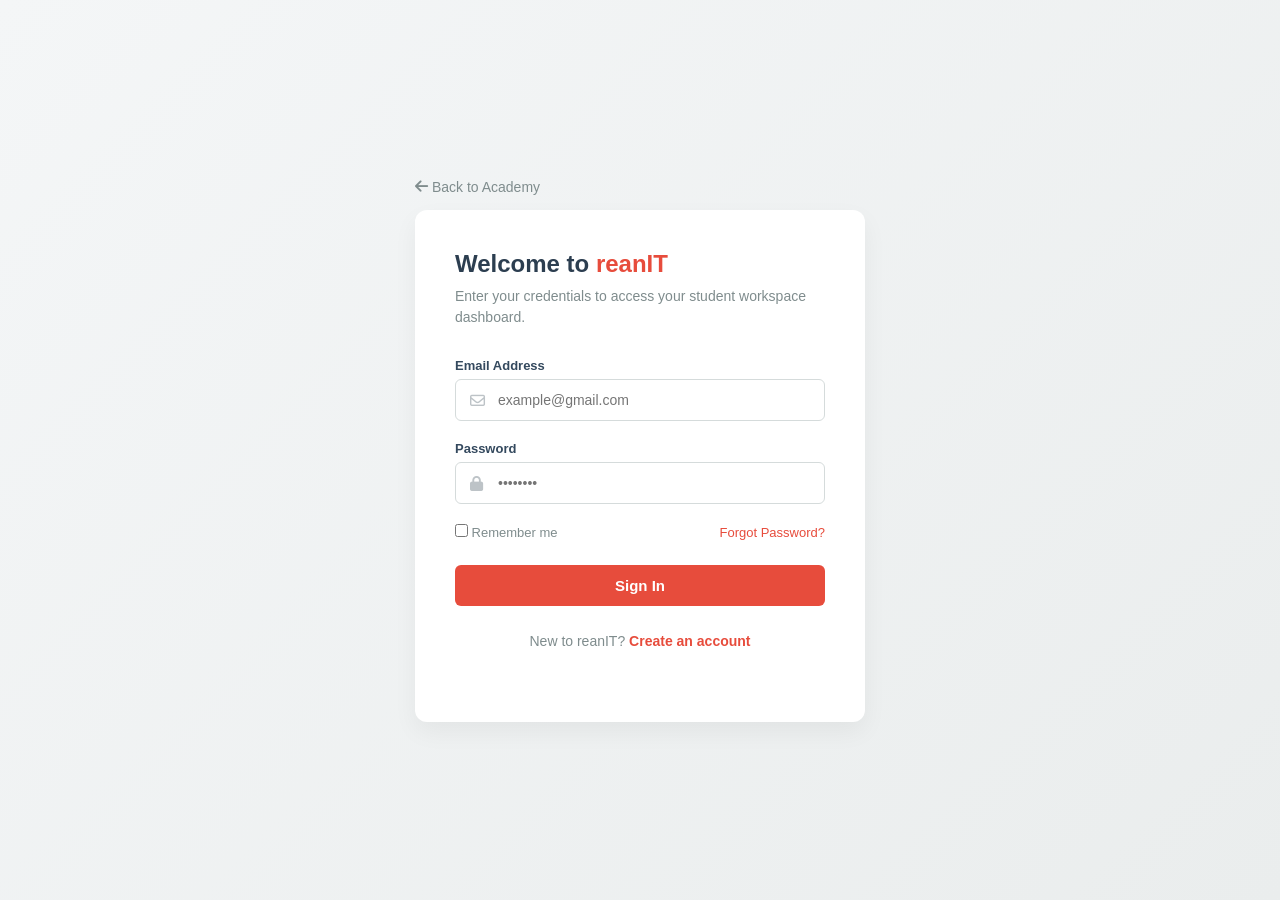
<file: login.html>
<!DOCTYPE html>
<html lang="en">
<head>
  <meta charset="UTF-8">
  <meta name="viewport" content="width=device-width, initial-scale=1.0">
  <title>Login - reanIT</title>
  <link rel="stylesheet" href="style.css">
  <link rel="stylesheet" href="https://cdnjs.cloudflare.com/ajax/libs/font-awesome/6.4.0/css/all.min.css">
</head>
<body class="login_body">

  <div class="login_container">
    <a href="index.html" class="back_home_link"><i class="fa-solid fa-arrow-left"></i> Back to Academy</a>
    
    <div class="login_box">
      <h2>Welcome to <span>reanIT</span></h2>
      <p>Enter your credentials to access your student workspace dashboard.</p>
      
      <form action="index.html" method="GET">
        <div class="input_group">
          <label for="email">Email Address</label>
          <div class="input_wrapper">
            <i class="fa-regular fa-envelope"></i>
            <input type="email" id="email" placeholder="example@gmail.com" required>
          </div>
        </div>
        
        <div class="input_group">
          <label for="password">Password</label>
          <div class="input_wrapper">
            <i class="fa-solid fa-lock"></i>
            <input type="password" id="password" placeholder="••••••••" required>
          </div>
        </div>
        
        <div class="form_options">
          <label><input type="checkbox"> Remember me</label>
          <a href="#" class="forgot_link">Forgot Password?</a>
        </div>
        
        <button type="submit" class="login_submit_btn">Sign In</button>
      </form>
      
      <p class="signup_redirect">New to reanIT? <a href="#">Create an account</a></p>
    </div>
  </div>

</body>
</html>
</file>
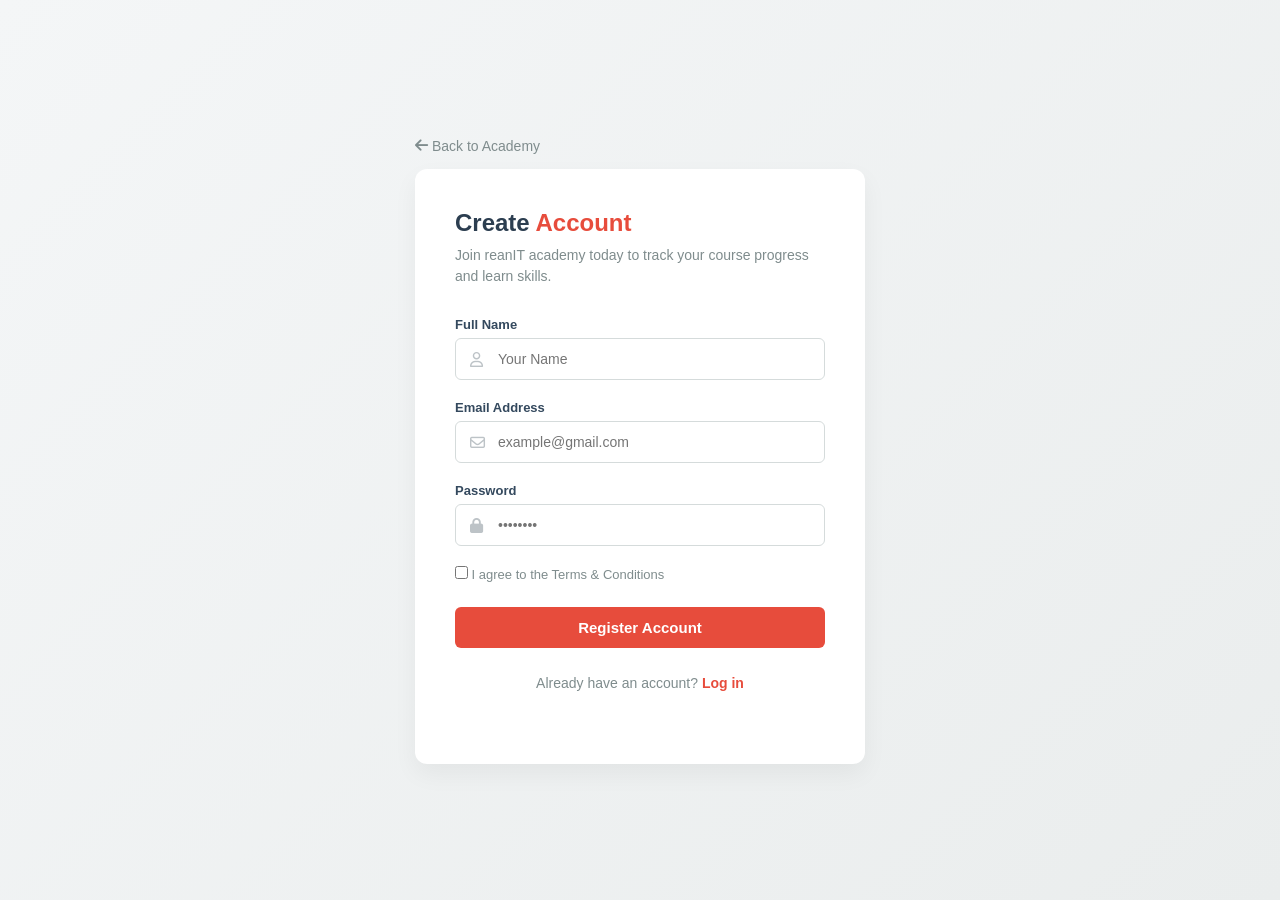
<file: signup.html>
<!doctype html>
<html lang="en">
  <head>
    <meta charset="UTF-8" />
    <meta name="viewport" content="width=device-width, initial-scale=1.0" />
    <title>Sign Up - reanIT</title>
    <link rel="stylesheet" href="style.css" />
    <link
      rel="stylesheet"
      href="https://cdnjs.cloudflare.com/ajax/libs/font-awesome/6.4.0/css/all.min.css"
    />
  </head>
  <body class="login_body">
    <div class="login_container">
      <a href="index.html" class="back_home_link"
        ><i class="fa-solid fa-arrow-left"></i> Back to Academy</a
      >

      <div class="login_box">
        <h2>Create <span>Account</span></h2>
        <p>
          Join reanIT academy today to track your course progress and learn
          skills.
        </p>

        <form action="login.html" method="GET">
          <div class="input_group">
            <label for="username">Full Name</label>
            <div class="input_wrapper">
              <i class="fa-regular fa-user"></i>
              <input
                type="text"
                id="username"
                placeholder="Your Name"
                required
              />
            </div>
          </div>

          <div class="input_group">
            <label for="email">Email Address</label>
            <div class="input_wrapper">
              <i class="fa-regular fa-envelope"></i>
              <input
                type="email"
                id="email"
                placeholder="example@gmail.com"
                required
              />
            </div>
          </div>

          <div class="input_group">
            <label for="password">Password</label>
            <div class="input_wrapper">
              <i class="fa-solid fa-lock"></i>
              <input
                type="password"
                id="password"
                placeholder="••••••••"
                required
              />
            </div>
          </div>

          <div class="form_options">
            <label
              ><input type="checkbox" required /> I agree to the Terms &
              Conditions</label
            >
          </div>

          <button type="submit" class="login_submit_btn">
            Register Account
          </button>
        </form>

        <p class="signup_redirect">
          Already have an account? <a href="login.html">Log in</a>
        </p>
      </div>
    </div>
  </body>
</html>
</file>
<file: style.css>
* {
  text-decoration: none;
  margin: 0;
  padding: 0;
  box-sizing: border-box;
  scroll-behavior: smooth;
}

.navbar {
  background-color: #2c3e50;
  padding: 15px 40px;
  position: sticky;
  top: 0;
  z-index: 1000;
  box-shadow: 0 2px 10px rgba(0, 0, 0, 0.1);
}

.navdiv {
  display: flex;
  justify-content: space-between;
  align-items: center;
  max-width: 1200px;
  margin: 0 auto;
}

.logo {
  font-size: 28px;
  font-weight: 700;
  color: #ffffff;
  font-family: "Khmer OS Muol Light", sans-serif;
  letter-spacing: 0.5px;
}

.navdiv ul {
  display: flex;
  align-items: center;
}

.navdiv li {
  list-style: none;
  margin-right: 25px;
}

.navdiv li a {
  color: #bdc3c7;
  font-size: 15px;
  font-weight: 500;
  font-family: "Khmer OS Siemreap", sans-serif;
  transition: color 0.2s ease;
}

.navdiv li a:hover {
  color: #ffffff;
  text-decoration: underline;
}

.nav_btn_item {
  list-style: none;
  margin-right: 0 !important; /* Prevents default list margin disruption */
}

.nav_btn_item a {
  display: inline-block;
  font-family: "Khmer OS Siemreap", sans-serif;
  font-weight: 600;
  font-size: 14px;
  padding: 8px 18px;
  border-radius: 6px;
  text-decoration: none !important;
  transition: all 0.2s ease;
}

.btn_login {
  background-color: transparent;
  color: #bdc3c7 ;
  margin-right: 5px;
}

.btn_login:hover {
  color: #ffffff;
  background-color: rgba(255, 255, 255, 0.05);
}

.btn_signup {
  background-color: #e74c3c;
  color: #ffffff;
}

.btn_signup:hover {
  background-color: #c0392b;
  transform: translateY(-2px);
}

.login_body {
  background: linear-gradient(135deg, #f4f6f7 0%, #eaeded 100%);
  min-height: 100vh;
  display: flex;
  justify-content: center;
  align-items: center;
  font-family: "Khmer OS Siemreap", sans-serif;
  padding: 20px;
}

.login_container {
  width: 100%;
  max-width: 450px;
}

.back_home_link {
  display: inline-block;
  color: #7f8c8d;
  text-decoration: none;
  font-size: 14px;
  margin-bottom: 15px;
  transition: color 0.2s;
}

.back_home_link:hover {
  color: #e74c3c;
}

.login_box {
  background: #ffffff;
  padding: 40px;
  border-radius: 12px;
  box-shadow: 0 10px 25px rgba(0, 0, 0, 0.05);
}

.login_box h2 {
  color: #2c3e50;
  font-size: 24px;
  margin-bottom: 8px;
  font-family: "Khmer OS Muol Light", sans-serif;
}

.login_box h2 span {
  color: #e74c3c;
}

.login_box p {
  color: #7f8c8d;
  font-size: 14px;
  line-height: 1.5;
  margin-bottom: 30px;
}

.input_group {
  margin-bottom: 20px;
}

.input_group label {
  display: block;
  font-size: 13px;
  color: #34495e;
  font-weight: 600;
  margin-bottom: 6px;
}

.input_wrapper {
  position: relative;
}

.input_wrapper i {
  position: absolute;
  left: 15px;
  top: 50%;
  transform: translateY(-50%);
  color: #bdc3c7;
}

.input_wrapper input {
  width: 100%;
  padding: 12px 15px 12px 42px;
  border: 1px solid #d5dbdb;
  border-radius: 6px;
  font-size: 14px;
  color: #2c3e50;
  outline: none;
  transition: border-color 0.2s;
}

.input_wrapper input:focus {
  border-color: #e74c3c;
}

.form_options {
  display: flex;
  justify-content: space-between;
  align-items: center;
  font-size: 13px;
  color: #7f8c8d;
  margin-bottom: 25px;
}

.forgot_link {
  color: #e74c3c;
  text-decoration: none;
}

.login_submit_btn {
  width: 100%;
  background-color: #e74c3c;
  color: #ffffff;
  padding: 12px;
  border: none;
  border-radius: 6px;
  font-size: 15px;
  font-weight: bold;
  cursor: pointer;
  transition: background 0.2s;
}

.login_submit_btn:hover {
  background-color: #c0392b;
}

.signup_redirect {
  text-align: center;
  margin-top: 25px;
  font-size: 13px;
}

.signup_redirect a {
  color: #e74c3c;
  text-decoration: none;
  font-weight: bold;
}

.hero h1 {
  color: white;
  font-size: 40px;
  font-family: kher os moul light;
}

.hero p {
  color: white;
  font-size: 12px;
}

.hero button {
  background-color: rgb(203, 145, 35);
  border-radius: 5px;
  border: none;
  cursor: pointer;
  font-size: 18px;
}

.hero {
  background-color: #1a252f;
  width: 100%;
  min-height: 400px;
  padding-top: 50px;
  padding-bottom: 50px;
  display: flex;
  flex-direction: column;
  justify-content: center;
  align-items: center;
  text-align: center;
}

.hero h1 {
  color: #ffffff;
  font-size: 45px;
  font-family: "Khmer OS Muol Light", sans-serif;
  margin-bottom: 20px;
}

.hero p {
  color: #bdc3c7;
  font-size: 16px;
  font-family: "Khmer OS Siemreap", sans-serif;
  max-width: 600px;
  margin-bottom: 35px;
}

.hero button {
  background-color: #e67e22;
  color: white;
  font-weight: bold;
  font-family: "Khmer OS Battambang", sans-serif;
  font-size: 16px;
  padding: 12px 28px;
  border-radius: 5px;
  border: none;
  cursor: pointer;
}

.hero button:hover {
  background-color: #d35400;
  transform: translateY(-2px);
}

.courses_section {
  background-color: #ffffff;
  text-align: center;
  font-family: "Khmer OS Muol Light", sans-serif;
  margin-bottom: 40px;
}

.section_title {
  font-size: 32px;
  color: #2c3e50;
  margin-bottom: 40px;
  margin-top: 20px;
}

.courses_container {
  display: grid;
  grid-template-columns: repeat(3, 1fr);
  gap: 30px;
  margin-left: 20px;
  margin-right: 20px;
}

.card {
  background-color: #f8f9fa;
  border-radius: 8px;
  box-shadow: 0 4px 6px rgba(0, 0, 0, 0.05);
  border: 1px solid #e9ecef;
  padding: 30px 20px;
}

.card h3 {
  font-family: "Khmer OS Battambang", sans-serif;
  color: #13171b;
  font-size: 22px;
  margin-bottom: 15px;
}

.card p {
  font-family: "Khmer OS Siemreap", sans-serif;
  color: #7f8c8d;
  font-size: 14px;
  line-height: 1.6;
  margin-bottom: 25px;
}

.card button {
  color: #ffffff;
  font-weight: bold;
  border: none;
  border-radius: 5px;
  background-color: #e67e22;
  padding: 10px 20px;
  font-size: 14px;
  cursor: pointer;
}

.card button:hover {
  background-color: #d35400;
  transform: translateY(-2px);
}

footer {
  background-color: #2c3e50;
  color: white;
  padding: 50px 20px 20px 20px;
  font-family: "Khmer OS Siemreap", sans-serif;
  margin-top: 20px;
}

.container {
  display: flex;
  justify-content: space-between;
  align-items: flex-start;
  max-width: 1200px;
  margin: 0 auto;
  padding-bottom: 30px;
}

.footer_content h3 {
  font-size: 22px;
  margin-bottom: 15px;
}

.footer_content p,
li,
i {
  font-size: 15px;
  font-weight: 300;
}

.footer_content li {
  display: block;
  margin-right: 0;
}

.footer_content a {
  color: white;
  text-decoration: none;
  transition: color 0.2s ease;
}

.footer_content a:hover {
  color: yellow;
  text-decoration: underline;
}

.footer_content i {
  cursor: pointer;
  font-size: 15px;
  transition: color 0.2s ease;
}

.footer_content i:hover {
  color: yellow;
}

footer h5 {
  text-align: center;
  color: #7f8c8d;
  font-size: 12px;
}

.footer_content {
  margin-right: 20px;
  margin-left: 20px;
}

.about {
  background-color: #1a252f;
  width: 100%;
  min-width: 450px;
  padding: 100px 20px;
  text-align: center;
}

#welcome {
  color: #ffffff;
  font-size: 14px;
  text-transform: uppercase;
  letter-spacing: 3px;
  font-family: "Khmer OS Siemreap", sans-serif;
  font-weight: bold;
  margin-bottom: 10px;
}

.about_section h1 {
  color: #ffffff;
  font-size: 45px;
  font-family: "Khmer OS Muol Light", sans-serif;
  margin-bottom: 10px;
}

.about_section p {
  color: #ffffff;
  font-size: 15px;
  font-family: "Khmer OS Siemreap", sans-serif;
  font-weight: 300;
  line-height: 1.5;
}

.mission_section {
  background-color: #ffffff;
  padding: 80px 20px;
}

.mission_container {
  display: flex;
  justify-content: space-between;
  align-items: flex-start;
  margin: 0 auto;
  gap: 50px;
}

.mission_text {
  flex: 1.5;
}

.mission_text h2 {
  color: #2c3e50;
  font-family: "Khmer OS Muol Light", sans-serif;
  font-size: 32px;
  margin-bottom: 20px;
}

.mission_text p {
  margin-bottom: 15px;
  font-family: "Khmer Os Siemreap", sans-serif;
  color: #5a6c7d;
  line-height: 1.5;
  font-size: 15px;
}

.mission_stats {
  background-color: #f8f9fa;
  flex: 0.8;
  padding: 30px;
  width: 100%;
  border-left: 5px solid #e74c3c;
  border-radius: 5px;
}

.mission_stats h3 {
  font-family: "Khmer Os Siemreap", sans-serif;
  color: #2c3e50;
  font-size: 20px;
  margin-bottom: 20px;
  font-weight: bold;
}

.stat_item h4 {
  font-family: "Khmer OS Siemreap", sans-serif;
  color: #e74c3c;
  font-weight: bold;
}

.stat_item p {
  font-family: "Khmer OS Siemreap", sans-serif;
  color: #7f8c8d;
  font-size: 15px;
}

.stat_item {
  margin-bottom: 20px;
}

.value_section {
  margin-bottom: 50px;
}

.value_section h2 {
  text-align: center;
  margin-bottom: 20px;
  color: #2c3e50;
  font-family: "Khmer OS Muol Light", sans-serif;
  font-size: 32px;
}

.value_grid {
  display: flex;
  justify-content: space-between;
  align-items: center;
  gap: 20px;
  margin-left: 20px;
  margin-right: 20px;
  margin-bottom: 20px;
}

.icon {
  display: flex;
  justify-content: center;
  align-items: center;
  margin-bottom: 10px;
}

.icon i {
  font-size: 40px;
  color: #1abc9c;
}

.value_card h3 {
  display: flex;
  justify-content: center;
  margin-bottom: 10px;
  font-size: 18px;
  font-weight: bold;
  font-family: "Khmer Os Siemreap", sans-serif;
  color: #2c3e50;
}

.value_card p {
  display: flex;
  justify-content: center;
  margin-bottom: 10px;
  font-size: 14px;
  font-family: "Khmer Os Siemreap", sans-serif;
  line-height: 1.6;
  color: #7f8c8d;
}

.value_card {
  background-color: #ffffff;
  box-shadow: 0 4px 20px rgba(0, 0, 0, 0.04);
  border-bottom: 4px solid #e74c3c;
  border-radius: 5px;
  padding: 20px 40px;
}

.contact_section {
  background-color: #ffffff;
  padding: 80px 20px;
}

.contact_container {
  display: flex;
  max-width: 1100px;
  margin: 0 auto;
  background-color: #ffffff;
  border-radius: 12px;
  box-shadow: 0 4px 25px rgba(0, 0, 0, 0.06);
  overflow: hidden;
}

.contact_inf {
  flex: 0.9;
  font-family: "Khmer Os Siemreap", sans-serif;
  background-color: #2c3e50;
  color: #ffffff;
  padding: 50px 40px;
  display: flex;
  flex-direction: column;
  justify-content: space-between;
}

.contact_inf h2 {
  font-size: 26px;
  margin-bottom: 20px;
  font-weight: bold;
}

.contact_inf p {
  color: #bdc3c7;
  font-size: 14px;
  line-height: 1.6;
  margin-bottom: 20px;
}

.inf_list {
  display: flex;
  flex-direction: column;
  gap: 25px;
}

.inf_item {
  display: flex;
  align-items: center;
  gap: 25px;
}

.inf_item i {
  font-size: 18px;
  color: #e74c3c;
  width: 25px;
}

.inf_item span {
  font-size: 14px;
}

.inf_social {
  display: flex;
  margin-top: 40px;
  gap: 20px;
}

.inf_social i {
  color: #bdc3c7;
  font-size: 20px;
  cursor: pointer;
}

.inf_social i:hover {
  color: yellow;
}

.contact_form_container {
  font-family: "Khmer Os Siemreap", sans-serif;
  padding: 50px 40px;
  flex: 1.1;
}

.contact_form {
  display: flex;
  flex-direction: column;
  gap: 20px;
}

.form_group {
  display: flex;
  flex-direction: column;
  gap: 8px;
}

.form_group label {
  font-size: 14px;
  font-weight: 600;
  color: #2c3e50;
}

.form_group input,
.form_group textarea {
  width: 100%;
  padding: 18px 20px;
  border: 1px solid #dcdde1;
  font-size: 16px;
  font-family: "Khmer OS Siemreap", sans-serif;
  outline: none;
}

.submit_button {
  background-color: #e74c3c;
  color: #ffffff;
  padding: 14px 20px;
  border: none;
  border-radius: 5px;
  font-size: 15px;
  font-weight: 600;
  cursor: pointer;
  margin-top: 10px;
  width: 100%;
}

.submit_button:hover {
  background-color: #c0392b;
  transform: translateY(-2px);
}

.faq_section {
  background-color: #f8f9fa;
  padding: 80px 20px;
}

.faq_container {
  max-width: 1100px;
  margin: 0 auto;
}

.faq_title {
  text-align: center;
  font-size: 32px;
  color: #2c3e50;
  margin-bottom: 50px;
  font-family: "Khmer OS Muol Light", sans-serif;
}

.faq_grid {
  display: grid;
  grid-template-columns: repeat(2, 1fr);
  gap: 30px;
}

.faq_item {
  background-color: #ffffff;
  padding: 30px;
  border-radius: 8px;
  box-shadow: 0 4px 15px rgba(0, 0, 0, 0.03);
  border-left: 4px solid #e74c3c;
}

.faq_item h3 {
  font-size: 16px;
  color: #2c3e50;
  margin-bottom: 12px;
  display: flex;
  align-items: center;
  gap: 10px;
  font-family: "Khmer OS Siemreap", sans-serif;
  font-weight: bold;
}

.faq_item i {
  color: #e74c3c;
  font-size: 18px;
}

.faq_item p {
  font-size: 14px;
  color: #7f8c8d;
  line-height: 1.6;
  font-family: "Khmer OS Siemreap", sans-serif;
}

.service_section {
  background-color: #ffffff;
  padding: 80px 20px;
}

.service_container {
  margin: 0 auto;
  max-width: 1100px;
}

.service_container h2 {
  margin-bottom: 50px;
  text-align: center;
  font-family: "Khmer Os Moul Light", sans-serif;
  color: #2c3e50;
  font-size: 32px;
}

.service_grid {
  display: grid;
  grid-template-columns: repeat(3, 1fr);
  gap: 30px;
}

.course_card {
  background-color: #ffffff;
  border: 1px solid #eaeded;
  padding: 35px 25px;
  border-radius: 10px;
  display: flex;
  flex-direction: column;
  box-shadow: 0 4px 15px rgba(0, 0, 0, 0.02);
  transition:
    transform 0.3s ease,
    box-shadow 0.3s ease;
}

.course_card:hover {
  box-shadow: 0 10px 25px rgba(0, 0, 0, 0.07);
  transform: translateY(-6px);
}

.course_card h3 {
  font-family: "Khmer Os Siemreap", sans-serif;
  font-size: 20px;
  color: #2c3e50;
  margin-bottom: 12px;
  font-weight: bold;
}

.course_card p {
  color: #7f8c8d;
  font-family: "Khmer Os Siemreap", sans-serif;
  line-height: 1.6;
  font-size: 14px;
  margin-bottom: 20px;
}

.course_icon {
  width: 60px;
  height: 60px;
  background-color: #fceae8;
  border-radius: 8px;
  margin-bottom: 20px;
  display: flex;
  justify-content: center;
  align-items: center;
}

.course_icon i {
  font-size: 20px;
  color: #e74c3c;
}

.course_meta {
  border-top: 1px solid #f2f4f4;
  margin-top: 15px;
  padding-top: 15px;
  margin-bottom: 20px;
  display: flex;
  gap: 20px;
}

.course_meta span {
  font-size: 13px;
  color: #95a5a6;
  font-family: "Khmer OS Siemreap", sans-serif;
}

.enroll_btn {
  background-color: transparent;
  color: #e74c3c;
  border: 2px solid #e74c3c;
  border-radius: 5px;
  padding: 10px 20px;
  font-size: 14px;
  font-weight: 600;
  font-family: "Khmer OS Siemreap", sans-serif;
  transition: all 0.2 ease;
  cursor: pointer;
}

.enroll_btn:hover {
  background-color: #e74c3c;
  color: #ffffff;
}

.cta_banner_section {
  background-color: #ffffff;
  padding: 80px 20px;
  border-top: 1px solid #eaeded;
  text-align: center;
}

.cta_banner_container h2 {
  font-family: "Khmer Os Moul Light", sans-serif;
  font-weight: bold;
  font-size: 32px;
  color: #2c3e50;
  margin-bottom: 20px;
}

.cta_banner_container p {
  font-family: "Khmer Os Siemreap", sans-serif;
  font-size: 15px;
  color: #7f8c8d;
  margin-bottom: 30px;
  line-height: 1.6;
}

.cta_register_btn {
  background-color: #e74c3c;
  color: #ffffff;
  font-family: "Khmer Os MOul LIght", sans-serif;
  padding: 14px 35px;
  font-weight: 600;
  border-radius: 5px;
  font-size: 16px;
  cursor: pointer;
  border: none;
}

.cta_register_btn:hover {
  background-color: #c0392b;
  transform: translateY(-2px);
}
</file>
